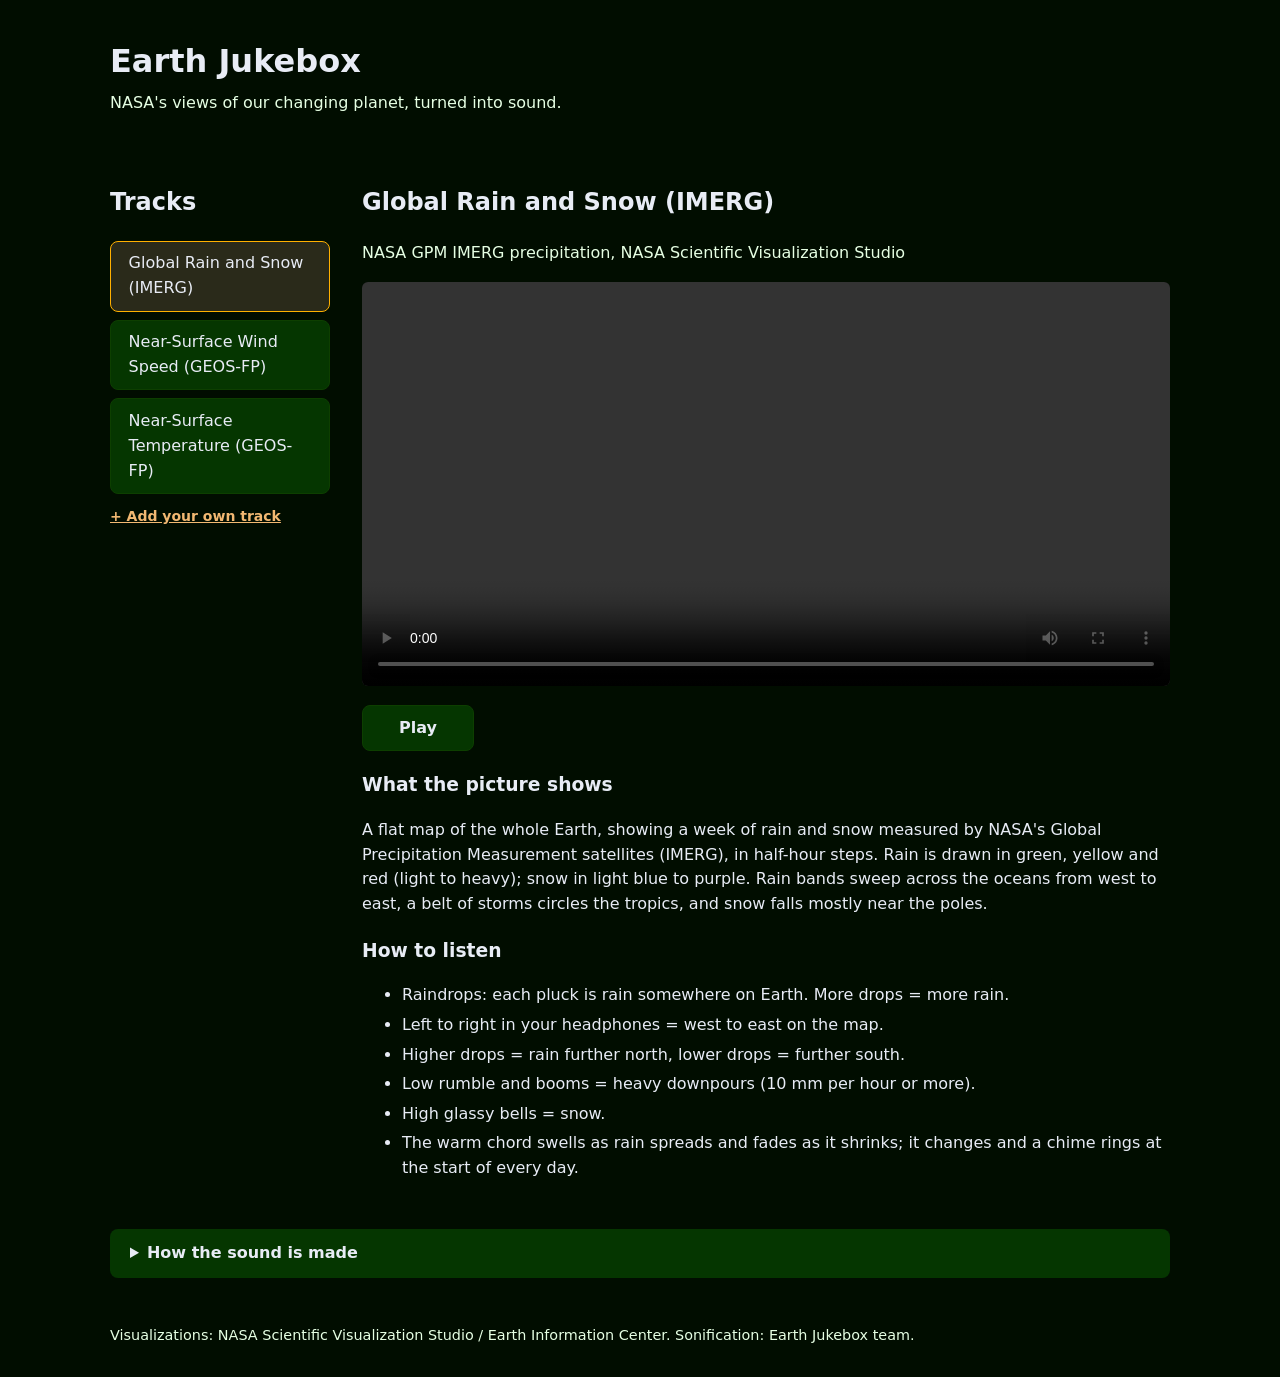
<file: website/index2.html>
<!DOCTYPE html>
<html lang="en">
<head>
  <meta charset="UTF-8">
  <meta name="viewport" content="width=device-width, initial-scale=1.0">
  <title>Earth Jukebox</title>
  <link rel="icon" href="data:image/svg+xml,%3Csvg xmlns='http://www.w3.org/2000/svg' viewBox='0 0 32 32'%3E%3Ccircle cx='16' cy='16' r='14' fill='%233b6fd8'/%3E%3Cpath d='M6 18c4-6 8 2 12-3s6-2 8 0' stroke='%232a9d4a' stroke-width='4' fill='none'/%3E%3C/svg%3E">
  <link rel="stylesheet" href="css/style.css">
</head>
<body>
  <a class="skip-link" href="#player">Skip to player</a>

  <header>
    <h1>Earth Jukebox</h1>
    <p class="tagline">NASA's views of our changing planet, turned into sound.</p>
  </header>

  <main>
    <nav aria-labelledby="tracks-heading" class="tracks">
      <h2 id="tracks-heading">Tracks</h2>
      <ul id="track-list"></ul>
    </nav>

    <section id="player" aria-labelledby="track-title" class="player">
      <h2 id="track-title">Loading…</h2>
      <p id="track-source" class="source"></p>

      <video id="video" controls loop playsinline preload="metadata"
             aria-describedby="description">
        <track id="captions" kind="captions" srclang="en" label="What you're hearing">
      </video>

      <div class="controls">
        <button type="button" id="play" aria-pressed="false">Play</button>
      </div>

      <p id="status" class="status" role="status" aria-live="polite"></p>

      <h3>What the picture shows</h3>
      <p id="description"></p>

      <h3>How to listen</h3>
      <ul id="guide"></ul>
    </section>

    <details class="engine">
      <summary>How the sound is made</summary>
      <p>
        A Python script reads every frame of the video and turns the colors back into
        numbers using the map's own color bar (for example, this shade of yellow = 2 mm of
        rain per hour). It then measures how much rain and snow there is, where it is,
        and how heavy, and turns those numbers into music.
      </p>
      <figure>
        <img id="features-image" alt="Graphs of the numbers extracted from the video over time: share of the globe covered by rain and snow, share with heavy rain, rain by longitude, and how much the map changes between frames.">
        <figcaption>The numbers behind the sound. Grey lines mark the start of each day.</figcaption>
      </figure>
    </details>
  </main>

  <footer>
    <p>Visualizations: NASA Scientific Visualization Studio / Earth Information Center. Sonification: Earth Jukebox team.</p>
  </footer>

  <script src="js/main.js" type="module"></script>
  <script src="js/studio-link.js"></script>
</body>
</html>
</file>
<file: website/css/style.css>
* { box-sizing: border-box; }

:root {
  --bg: #010d00;
  --panel: #053600;
  --text: #e8ecf5;
  --muted: #e6ffe3;
  --accent: #ffb000;
  --border: #0d3f00;
}

body {
  margin: 0;
  font-family: system-ui, sans-serif;
  background: var(--bg);
  color: var(--text);
  line-height: 1.55;
}

.skip-link {
  position: absolute;
  left: -999px;
}
.skip-link:focus {
  left: 1rem;
  top: 1rem;
  background: var(--accent);
  color: #000;
  padding: 0.5rem 1rem;
  z-index: 10;
}

header, main, footer {
  max-width: 1100px;
  margin: 0 auto;
  padding: 1rem 1.25rem;
}

h1 { margin-bottom: 0; }
.tagline, .source { color: var(--muted); margin-top: 0.25rem; }

main {
  display: grid;
  grid-template-columns: 220px 1fr;
  gap: 2rem;
}
main > .engine { grid-column: 1 / -1; }

.tracks ul { list-style: none; padding: 0; margin: 0; }
.tracks li + li { margin-top: 0.5rem; }
.tracks button { width: 100%; text-align: left; }
.tracks button[aria-pressed="true"] {
  border-color: var(--accent);
  background: #2a2a1a;
}

button {
  font: inherit;
  padding: 0.6rem 1.1rem;
  border: 1px solid var(--border);
  border-radius: 8px;
  background: var(--panel);
  color: inherit;
  cursor: pointer;
}
button:hover { border-color: var(--muted); }

/* Clearly visible focus for keyboard users */
:focus-visible {
  outline: 3px solid var(--accent);
  outline-offset: 2px;
}

video {
  width: 100%;
  background: #000;
  border-radius: 6px;
}

.controls {
  display: flex;
  flex-wrap: wrap;
  align-items: center;
  gap: 1rem;
  margin: 0.75rem 0;
}
#play { min-width: 7rem; font-weight: 600; }

.status {
  min-height: 3em;
  padding: 0.75rem 1rem;
  background: var(--panel);
  border-left: 4px solid var(--accent);
  border-radius: 4px;
}
.status:empty { display: none; }

#guide li + li { margin-top: 0.3rem; }

.engine {
  background: var(--panel);
  border-radius: 8px;
  padding: 0.75rem 1.25rem;
}
.engine summary { cursor: pointer; font-weight: 600; }
.engine img { max-width: 100%; background: #fff; border-radius: 4px; }
figcaption { color: var(--muted); font-size: 0.9rem; }

footer { color: var(--muted); font-size: 0.9rem; }

@media (max-width: 700px) {
  main { grid-template-columns: 1fr; }
}
</file>
